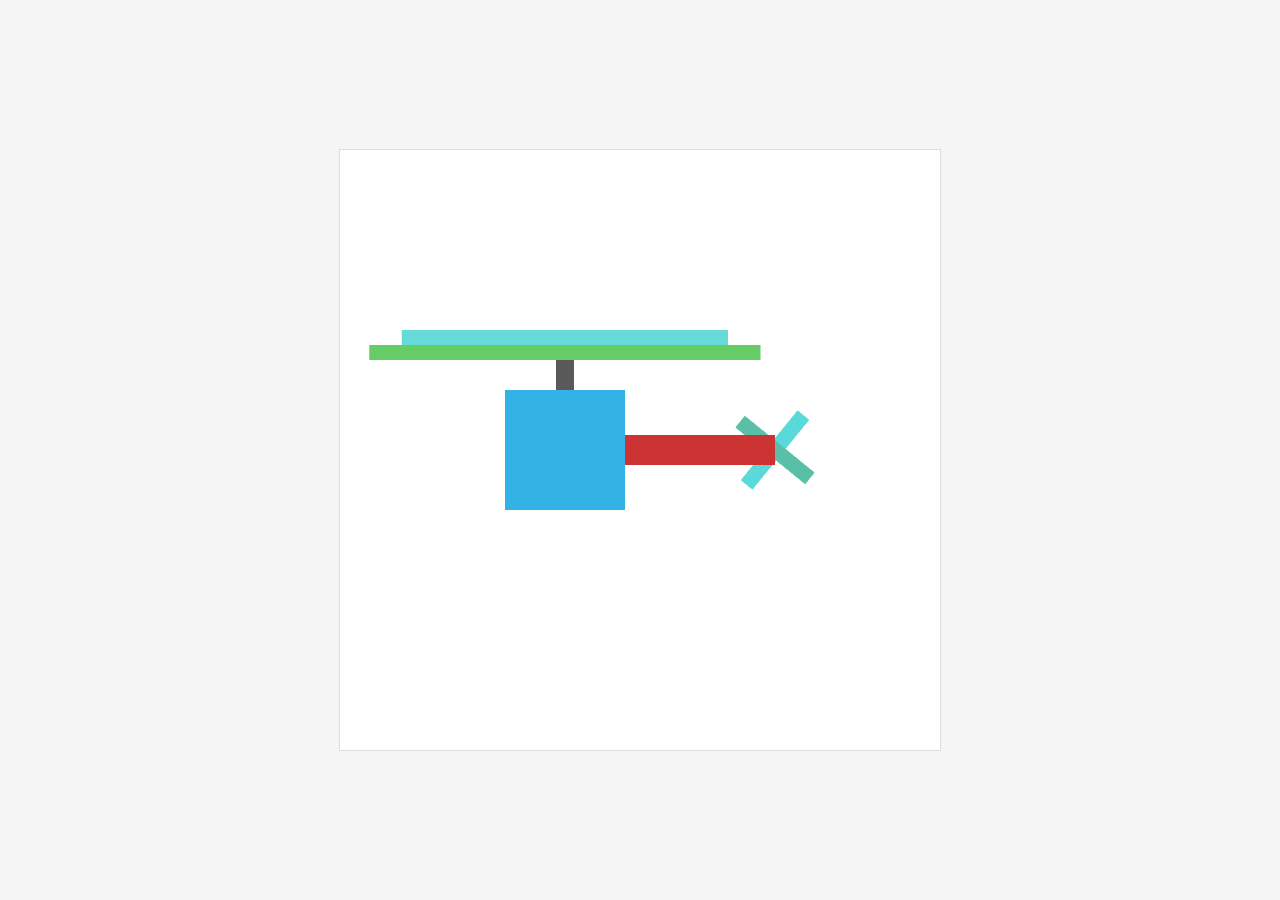
<file: helicoptero_transformacoes_3d/index.html>
<!DOCTYPE html>
<html lang="pt-BR">
<head>
    <meta charset="UTF-8">
    <meta name="viewport" content="width=device-width, initial-scale=1.0">
    <title>Helicóptero - Transformações 3D</title>
    <style>
        body {
            margin: 0;
            min-height: 100vh;
            display: flex;
            align-items: center;
            justify-content: center;
            background: #f5f5f5;
        }

        canvas {
            background: white;
            border: 1px solid #ddd;
        }
    </style>
</head>
<body>
    <canvas id="canvas" width="600" height="600"></canvas>

    <script src="m4.js"></script>
    <script src="helicopterGeometry.js"></script>
    <script src="renderer.js"></script>
    <script src="sceneObject.js"></script>
    <script src="scene.js"></script>
    <script src="main.js"></script>
</body>
</html>
</file>
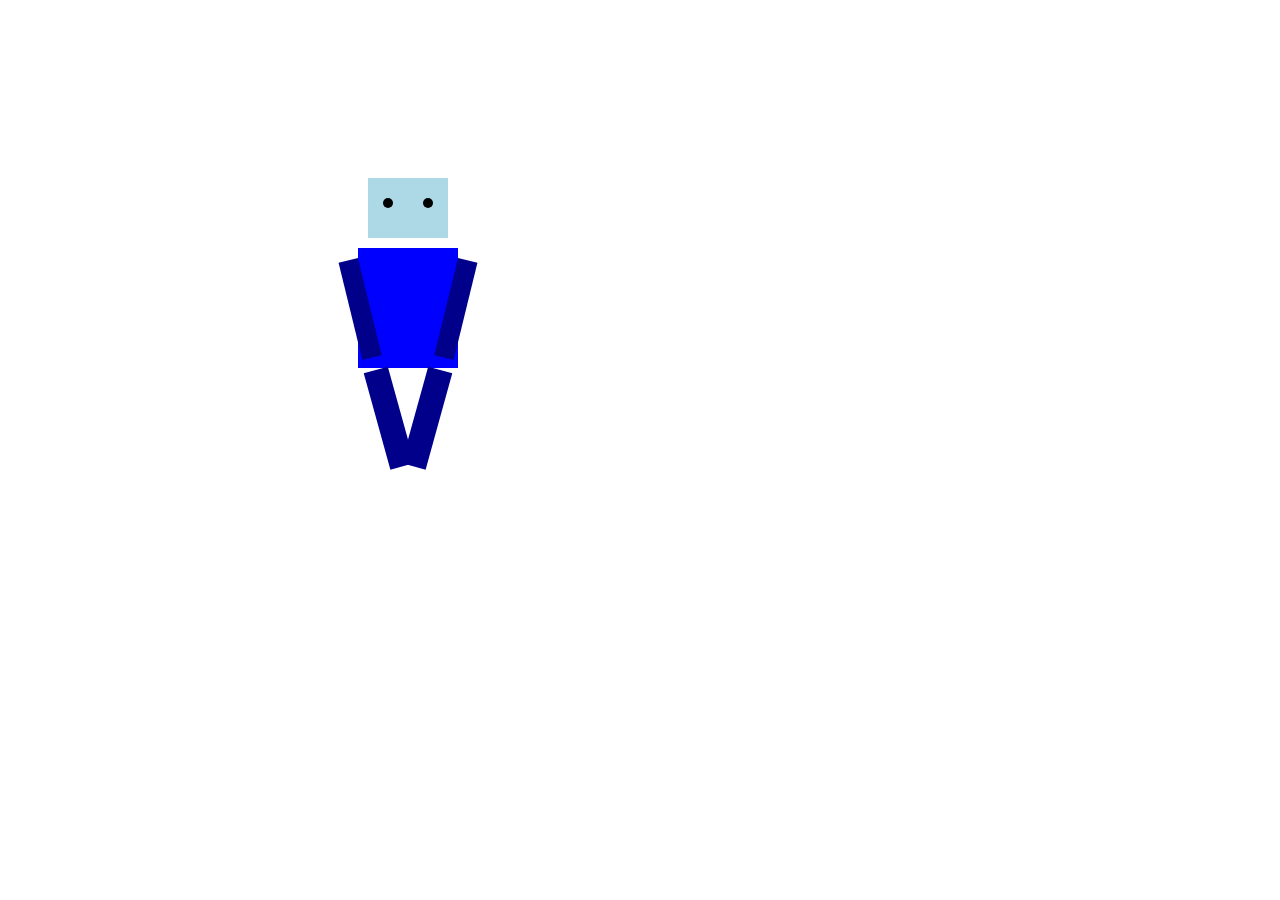
<file: Atividades/Animacao_POO/index.html>
<!DOCTYPE html>
<html lang="pt-BR">

<head>
    <meta charset="UTF-8">
    <title>Robô Animado</title>
</head>

<body>

    <canvas id="canvas" width="800" height="600"></canvas>

    <script src="main.js"></script>

</body>

</html>
</file>
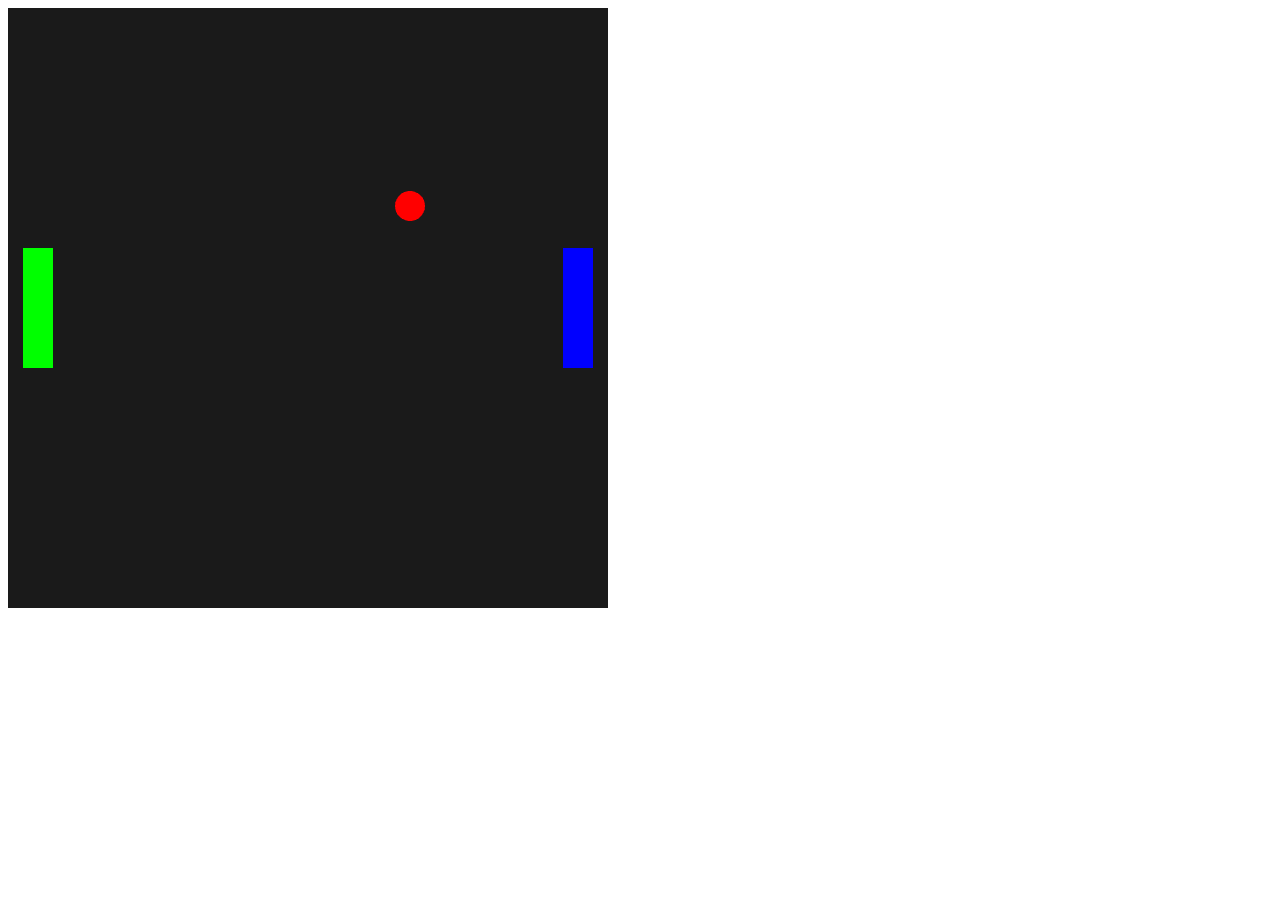
<file: Atividades/Pong_Completo/index.html>
<!DOCTYPE html>

<html lang="pt-BR">

<head>
    <meta charset="UTF-8">
    <title>Pong Completo</title>
</head>

<body>

    <canvas id="canvas" width="600" height="600"></canvas>

    <script src="m3.js"></script>
    <script src="main.js"></script>

</body>

</html>
</file>
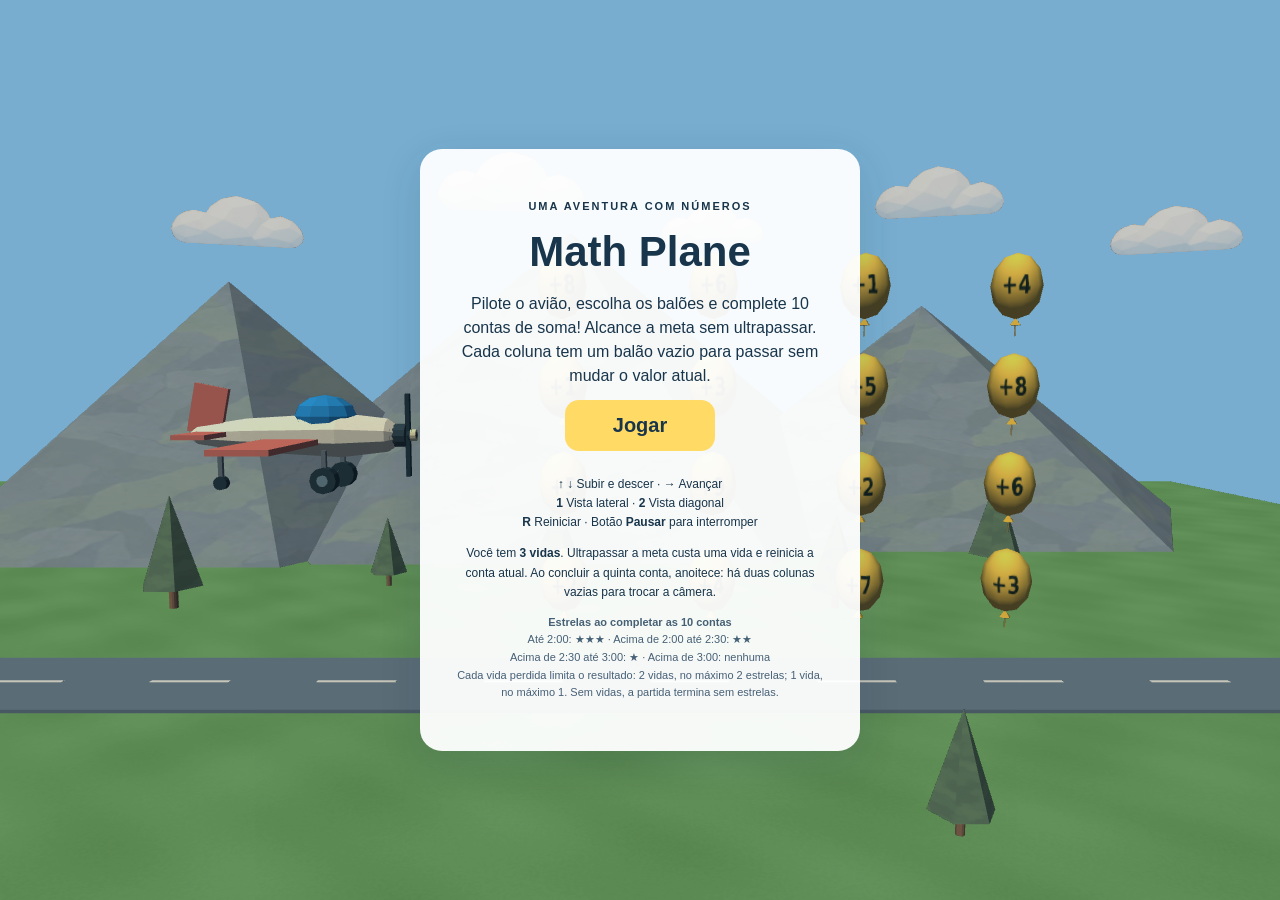
<file: MathPlane/projeto/index.html>
<!doctype html>
<html lang="pt-BR">
<head>
    <meta charset="utf-8">
    <meta name="viewport" content="width=device-width,initial-scale=1">
    <title>Math Plane</title>
    <link rel="stylesheet" href="style.css">
</head>
<body>
    <canvas id="scene" aria-label="Avião em voo diante de dezesseis balões amarelos"></canvas>
    <header class="hud" hidden>
        <div class="challenge" aria-label="Desafio 1 de 10">
            <span id="operation-label">SOMA</span>
            <strong id="challenge-value">1 / 10</strong>
        </div>

        <div class="title-panel">
            <strong>Math Plane</strong>
            <button id="pause-button" class="pause-button" type="button" disabled>Pausar</button>
            <p><b>→</b> Avançar · <b>↑ ↓</b> Subir/descer · <b>R</b> Reiniciar · <b>1</b> Vista lateral · <b>2</b> Vista diagonal</p>
        </div>


        <div class="scores" aria-label="Atual 0 e meta 15">
            <div class="score current">
                <span>ATUAL</span>
                <strong id="current-value">0</strong>
            </div>
            <div class="score target">
                <span>META</span>
                <strong id="target-value">15</strong>
            </div>
        </div>
    </header>
    <div class="flight-status" aria-label="Vidas, estrelas e tempo">
        <span>VIDAS <strong id="lives-value">♥♥♥</strong></span>
        <span>ESTRELAS <strong id="stars-value">★★★</strong></span>
        <span>TEMPO <strong id="time-value">0:00</strong></span>
    </div>
    <p id="message" class="message" role="status" hidden></p>
    <section id="menu" class="menu" aria-labelledby="menu-title">
        <div class="menu-card">
            <p class="eyebrow">UMA AVENTURA COM NÚMEROS</p>
            <h1 id="menu-title">Math Plane</h1>
            <div id="menu-text">Pilote o avião, escolha os balões e complete 10 contas de soma! Alcance a meta sem ultrapassar. Cada coluna tem um balão vazio para passar sem mudar o valor atual.</div>
            <button id="play" type="button" disabled>Carregando…</button>
            <button id="result-home" class="result-home" type="button" hidden>Voltar à tela inicial</button>
            <div id="menu-instructions">
                <p class="menu-controls"><b>↑ ↓</b> Subir e descer · <b>→</b> Avançar<br><b>1</b> Vista lateral · <b>2</b> Vista diagonal<br><b>R</b> Reiniciar · Botão <b>Pausar</b> para interromper</p>
                <p class="menu-controls">Você tem <b>3 vidas</b>. Ultrapassar a meta custa uma vida e reinicia a conta atual. Ao concluir a quinta conta, anoitece: há duas colunas vazias para trocar a câmera.</p>
                <p class="star-rules"><b>Estrelas ao completar as 10 contas</b><br>Até 2:00: ★★★ · Acima de 2:00 até 2:30: ★★<br>Acima de 2:30 até 3:00: ★ · Acima de 3:00: nenhuma<br>Cada vida perdida limita o resultado: 2 vidas, no máximo 2 estrelas; 1 vida, no máximo 1. Sem vidas, a partida termina sem estrelas.</p>
            </div>
        </div>
    </section>
    <section id="pause-menu" class="menu pause-overlay" role="dialog" aria-modal="true" aria-labelledby="pause-title" hidden>
        <div class="menu-card">
            <h2 id="pause-title">Jogo pausado</h2>
            <div class="pause-actions">
                <button id="resume-button" type="button">Continuar</button>
                <button id="restart-button" type="button">Reiniciar</button>
                <button id="home-button" type="button">Voltar à tela inicial</button>
            </div>
        </div>
    </section>
    <p id="error" role="alert" hidden></p>
    <script src="m4.js"></script>
    <script src="geometry.js"></script>
    <script src="airplane.js"></script>
    <script src="scene.js"></script>
</body>
</html>
</file>
<file: MathPlane/projeto/style.css>
* { box-sizing: border-box; }
body {
  margin: 0;
  font: 16px Arial, sans-serif;
  background: #66b3ef;
  color: #18354b;
}
canvas { display: block; width: 100vw; height: 100vh; }
.hud {
  position: absolute;
  top: 16px;
  left: 16px;
  right: 16px;
  display: grid;
  grid-template-columns: auto minmax(0, 1fr) auto;
  align-items: start;
  gap: 16px;
}
.challenge, .title-panel, .score {
  border-radius: 12px;
  padding: 12px 18px;
  text-align: center;
}
.challenge {
  display: flex;
  flex-direction: column;
  gap: 4px;
  background: #fff5db;
}
.challenge span, .score span { font-size: 13px; font-weight: bold; }
.challenge strong { font-size: 28px; white-space: nowrap; }
.title-panel {
  justify-self: center;
  max-width: 100%;
  background: #fffffff0;
}
.title-panel > strong { font-size: 22px; }
.title-panel p { margin: 8px 0 0; font-size: 12px; line-height: 1.5; }
.scores { display: flex; gap: 10px; }
.score {
  min-width: 88px;
  display: flex;
  flex-direction: column;
  gap: 3px;
}
.score strong { font-size: 32px; line-height: 1; }
.current { background: #fff0a8; }
.target { background: #d5eadd; }
#error {
  position: absolute;
  bottom: 24px;
  left: 5%;
  width: 90%;
  margin: 0;
  padding: 20px;
  background: white;
  color: #8d2525;
  font-size: 12px;
}
@media (max-width: 720px) {
  .hud {
    top: 8px;
    left: 8px;
    right: 8px;
    grid-template-columns: 1fr auto;
    gap: 8px;
  }
  .title-panel {
    grid-column: 1 / -1;
    grid-row: 1;
    width: 100%;
    padding: 8px 10px;
  }
  .title-panel > strong { font-size: 18px; }
  .title-panel p { margin-top: 4px; font-size: 11px; }
  .challenge { justify-self: start; padding: 8px 12px; }
  .challenge strong { font-size: 24px; }
  .score { min-width: 72px; padding: 9px 12px; }
  .score strong { font-size: 27px; }
}

[hidden] { display: none !important; }
.flight-status { position: absolute; bottom: 16px; left: 16px; margin: 0; padding: 10px 16px; border-radius: 12px; background: #fff5db; }
body:has(#menu:not([hidden])) .flight-status { display: none; }
.message { position: absolute; bottom: 65px; left: 50%; transform: translateX(-50%); width: max-content; max-width: 90%; text-align: center; background: #fffffff0; border-radius: 12px; padding: 12px 18px; margin: 0; pointer-events: none; }
.menu { position: fixed; inset: 0; display: grid; place-items: center; background: #18354b33; padding: 20px; }
.menu-card { width: 440px; max-width: 100%; text-align: center; background: #fffffff2; padding: 38px 30px; border-radius: 22px; box-shadow: 0 12px 40px #18354b22; }
.menu h1 { margin: 12px 0 16px; font-size: 42px; }
.menu p { line-height: 1.6; }
.eyebrow { font-size: 11px; letter-spacing: 2px; font-weight: bold; }
#play { border: 0; border-radius: 14px; padding: 14px 48px; font: bold 20px Arial, sans-serif; color: #18354b; background: #ffdb65; cursor: pointer; margin: 12px 0; }
#play:hover { background: #ffce36; }
#play:focus-visible { outline: 3px solid #278cce; outline-offset: 4px; }
#play:disabled { cursor: wait; opacity: .6; }
.menu-controls { font-size: 12px; }

.flight-status { display: flex; gap: 20px; align-items: center; flex-wrap: wrap; }
.flight-status span { font-size: 11px; font-weight: bold; display: flex; flex-direction: column; gap: 3px; }
.flight-status strong { font-size: 22px; font-variant-numeric: tabular-nums; }
#lives-value { color: #b94943; }
#stars-value { color: #9a7000; }
.star-rules { font-size: 11px; color: #466075; }
@media (max-width: 720px) { .flight-status { gap: 12px; padding: 8px 12px; } }

.result-stars { font-size: 48px; color: #c39216; line-height: 1.3; margin: 12px 0 18px; letter-spacing: 6px; }
.result-details { white-space: pre-line; font-size: 17px; line-height: 1.8; }

.pause-button { margin-left: 14px; border: 0; border-radius: 8px; padding: 7px 12px; background: #ffdb65; color: #18354b; font: bold 12px Arial, sans-serif; cursor: pointer; vertical-align: middle; }
.pause-button:disabled { opacity: .5; cursor: default; }
.pause-button:hover:not(:disabled) { background: #ffce36; }
.pause-overlay { z-index: 10; background: #18354b66; }
.pause-overlay h2 { margin: 0 0 24px; font-size: 30px; }
.pause-actions { display: grid; gap: 12px; }
.pause-actions button { padding: 14px 18px; border: 0; border-radius: 12px; background: #e9eff2; color: #18354b; font: bold 16px Arial, sans-serif; cursor: pointer; }
.pause-actions button:first-child { background: #ffdb65; }
.pause-actions button:hover { filter: brightness(.95); }
.pause-actions button:focus-visible, .pause-button:focus-visible { outline: 3px solid #278cce; outline-offset: 3px; }

.menu { overflow-y: auto; }
.result-home { display: block; border: 0; background: none; color: #18354b; text-decoration: underline; cursor: pointer; margin: 8px auto; padding: 10px; font: 14px Arial, sans-serif; }
#menu-text { line-height: 1.5; }
.menu-card { margin: auto; }
</file>
